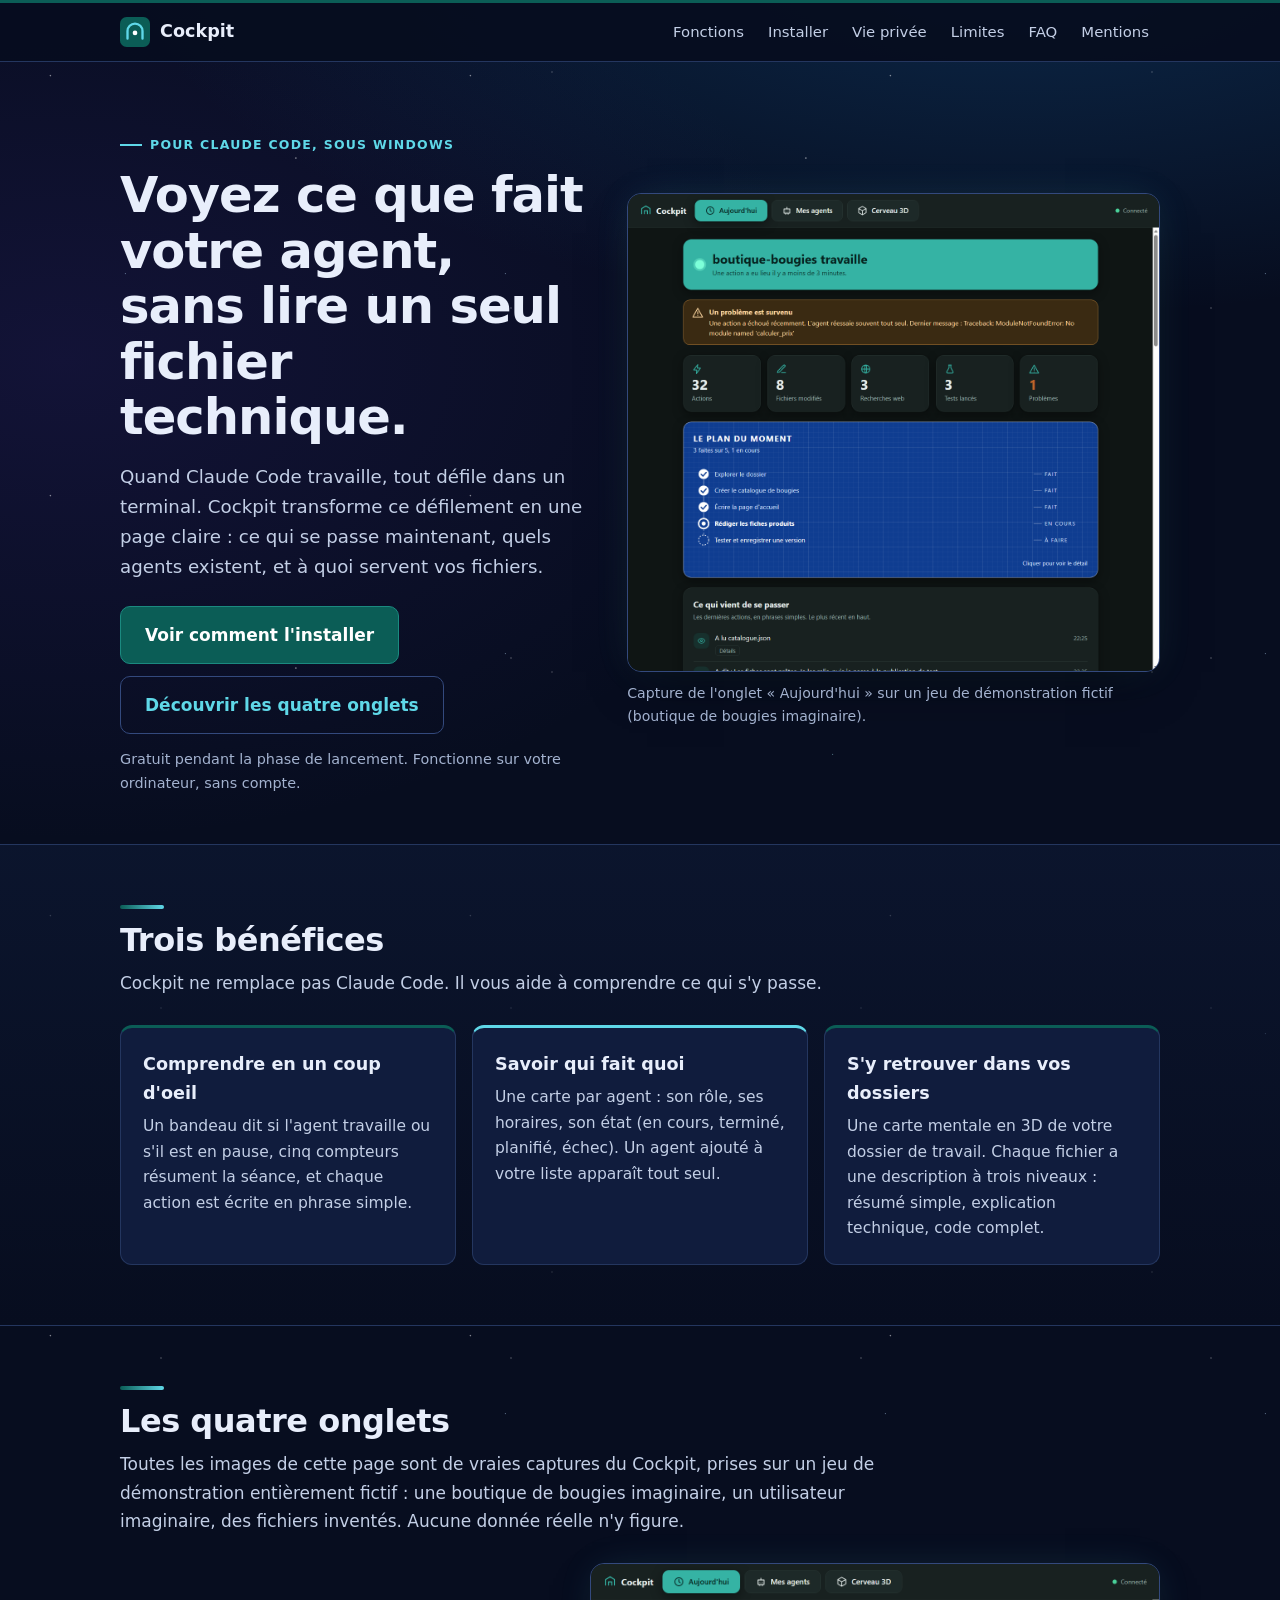
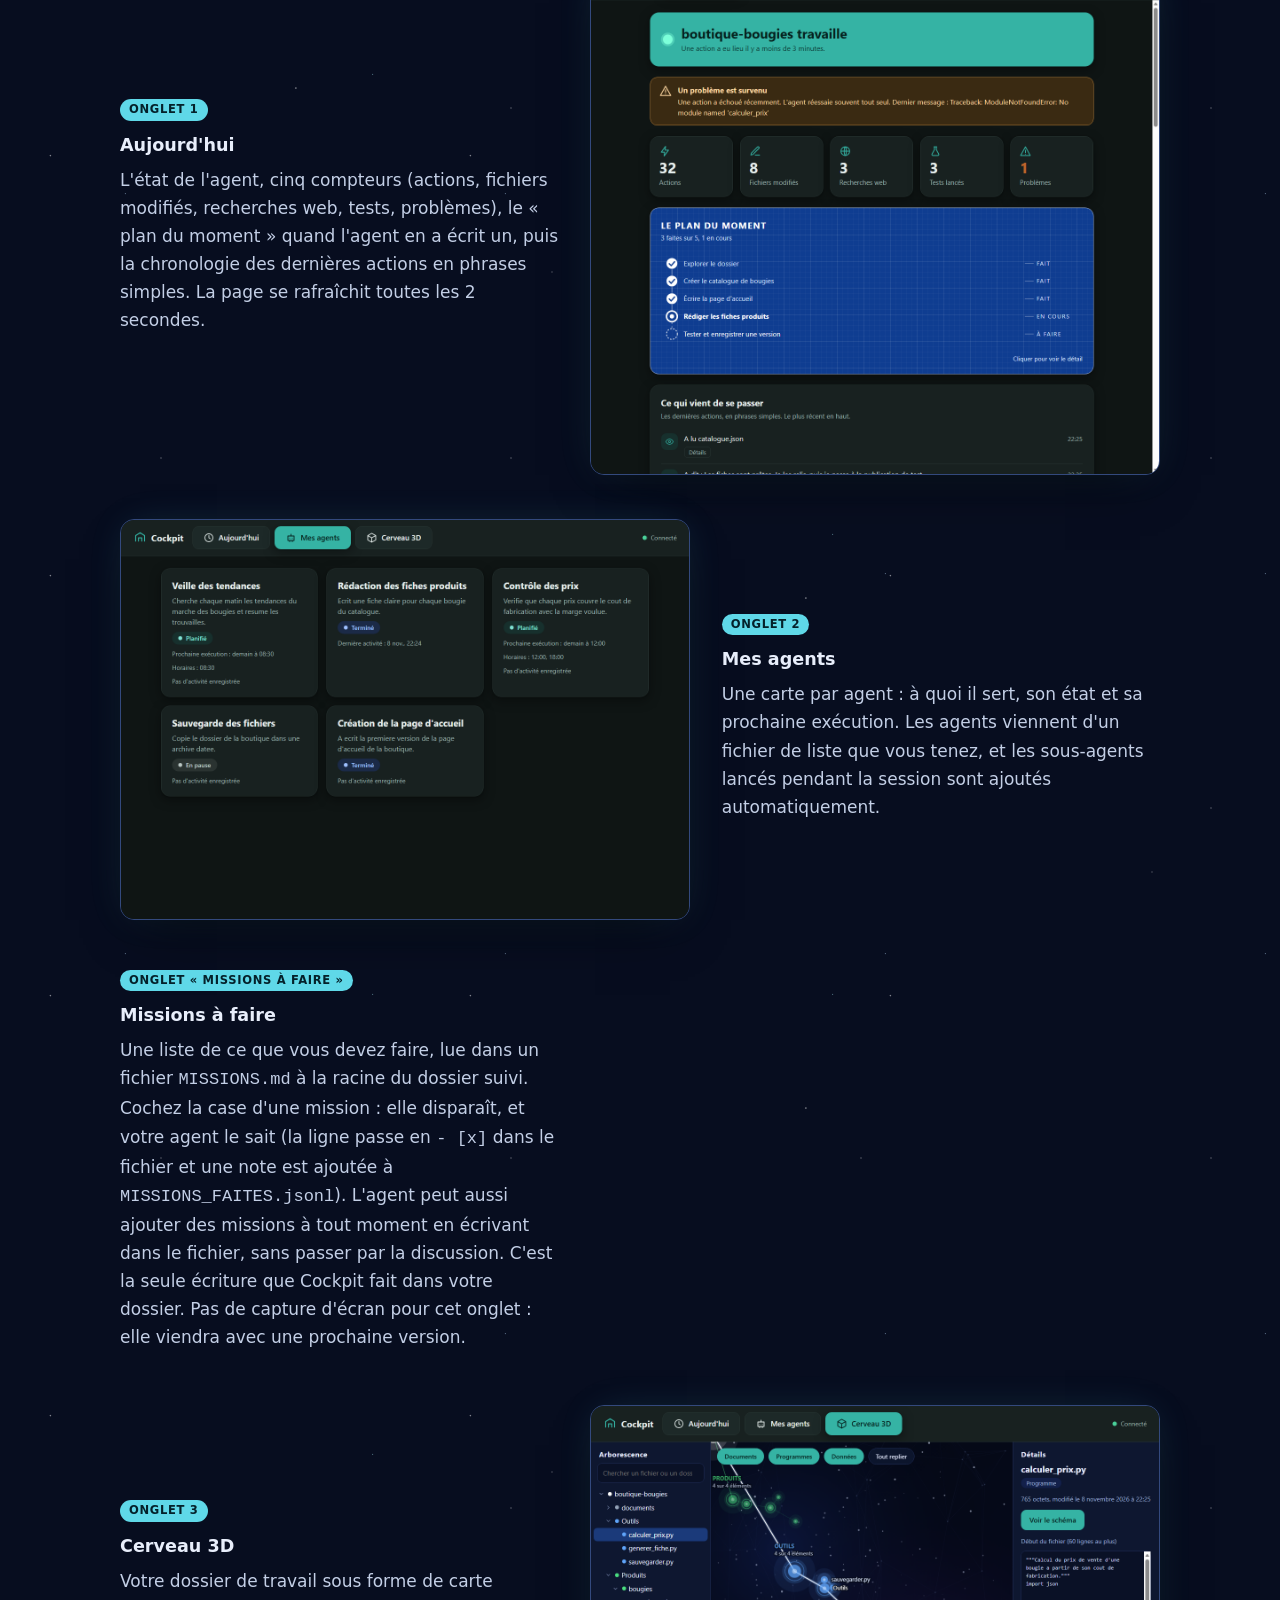
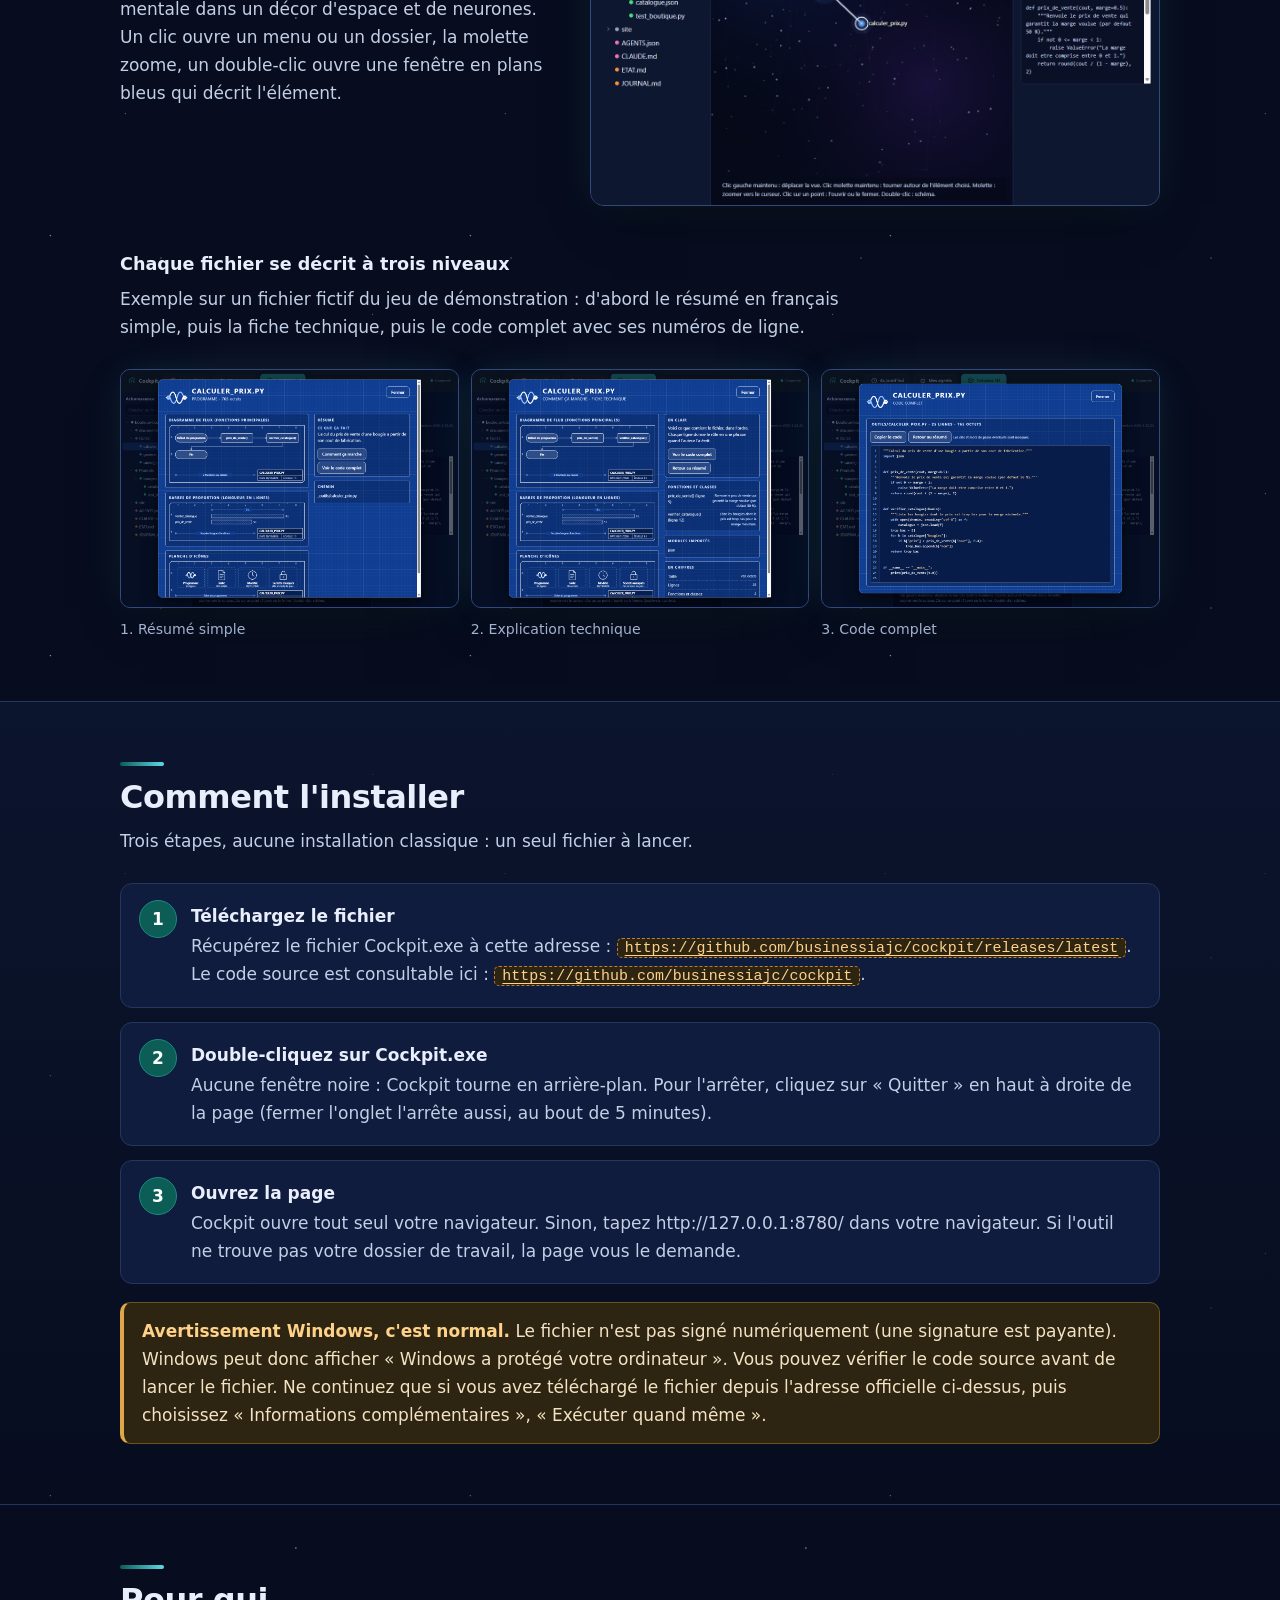
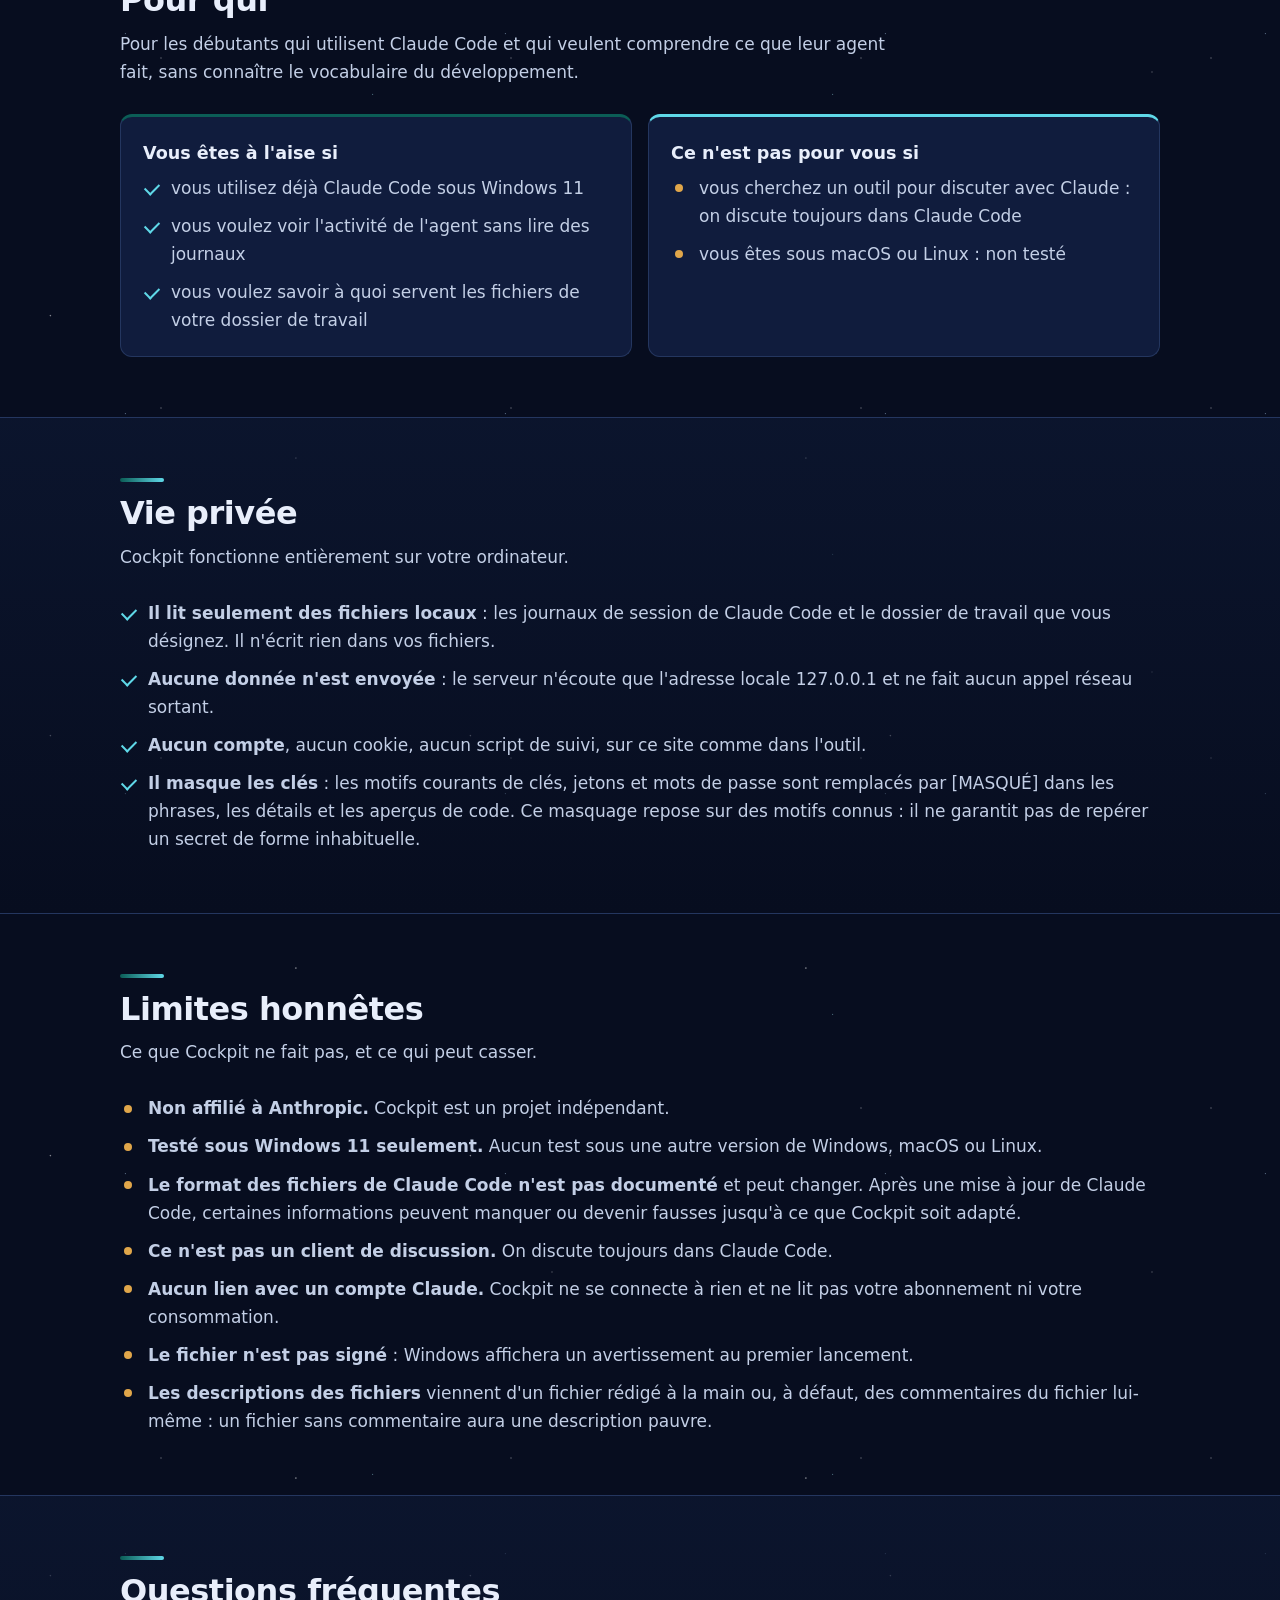
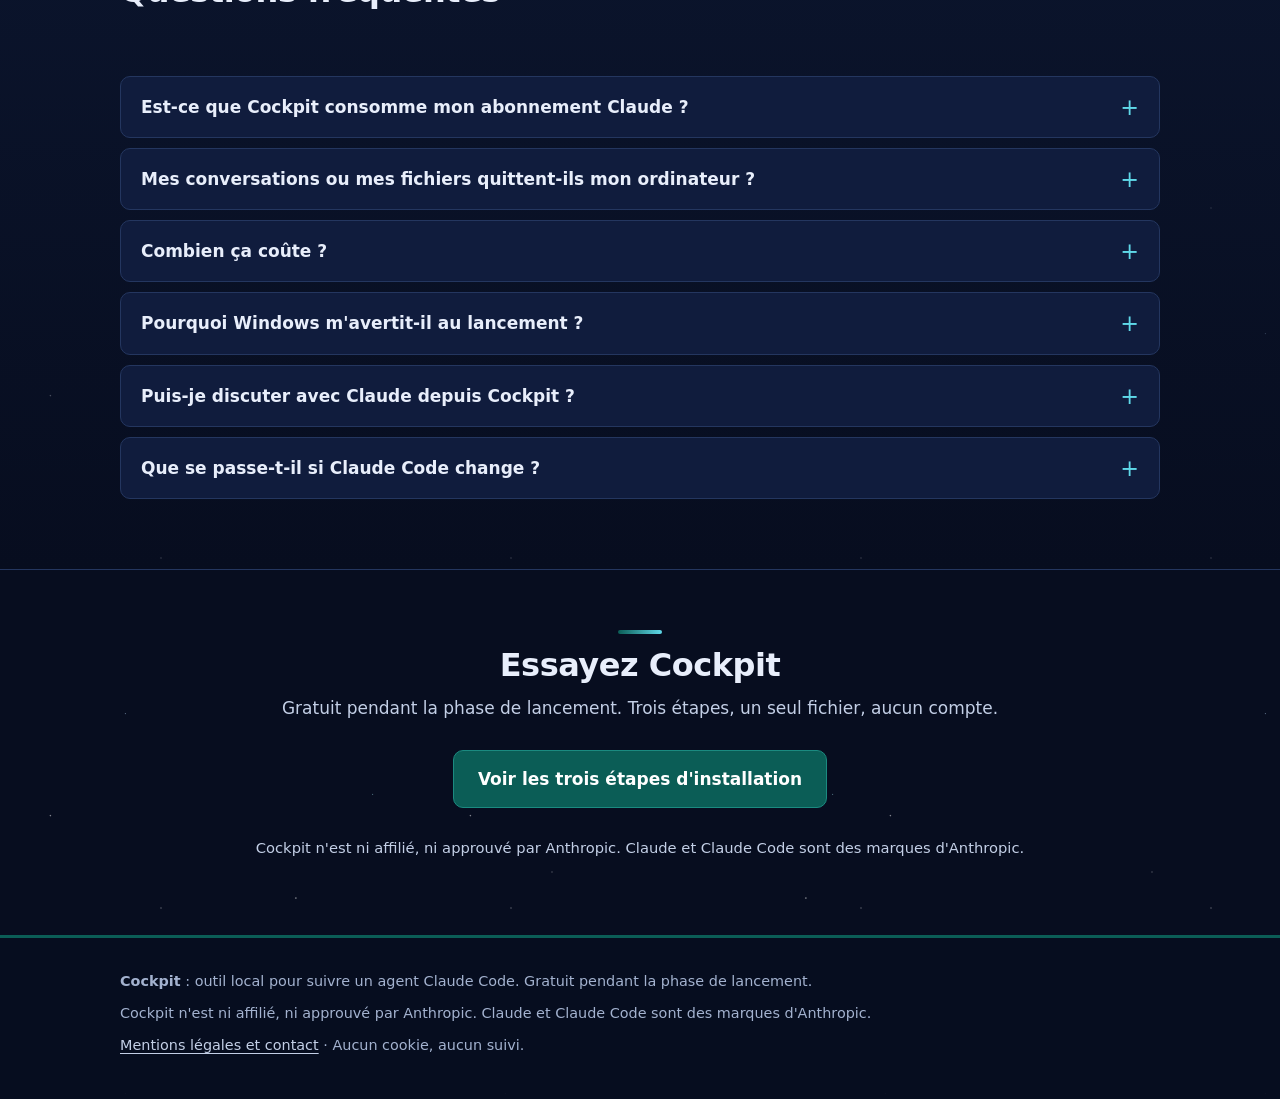
<file: docs/index.html>
<!DOCTYPE html>
<html lang="fr">
<head>
<meta charset="utf-8">
<meta name="viewport" content="width=device-width, initial-scale=1">
<title>Cockpit : suivez en direct le travail de votre agent Claude Code</title>
<meta name="description" content="Cockpit est un outil local et gratuit pendant la phase de lancement : il affiche en phrases simples ce que fait votre agent Claude Code, la liste de vos agents et une carte 3D de vos dossiers. Windows 11, aucune donnée envoyée.">
<link rel="canonical" href="https://businessiajc.github.io/cockpit/">
<link rel="icon" href="data:image/svg+xml,%3Csvg xmlns='http://www.w3.org/2000/svg' viewBox='0 0 64 64'%3E%3Crect width='64' height='64' rx='14' fill='%230b5d56'/%3E%3Cpath d='M16 46V30a16 16 0 0 1 32 0v16' fill='none' stroke='%235fd8e8' stroke-width='5' stroke-linecap='round'/%3E%3Ccircle cx='32' cy='34' r='5' fill='%23fff'/%3E%3C/svg%3E">
<meta name="theme-color" content="#070d1f">
<meta property="og:type" content="website">
<meta property="og:locale" content="fr_FR">
<meta property="og:site_name" content="Cockpit">
<meta property="og:title" content="Cockpit : suivez en direct le travail de votre agent Claude Code">
<meta property="og:description" content="Un tableau de bord local qui explique en français simple ce que fait votre agent Claude Code. Aucun compte, aucune donnée envoyée.">
<meta property="og:url" content="https://businessiajc.github.io/cockpit/">
<meta property="og:image" content="https://businessiajc.github.io/cockpit/img/cockpit-today.png">
<meta property="og:image:alt" content="Image de démonstration (données fictives) de l'onglet Aujourd'hui de Cockpit : état, compteurs et plan du moment">
<meta name="twitter:card" content="summary_large_image">
<link rel="stylesheet" href="css/site.css">
<script type="application/ld+json">{"@context":"https://schema.org","@type":"SoftwareApplication","name":"Cockpit","description":"Outil local qui affiche en phrases simples le travail d'un agent Claude Code, la liste des agents et une carte 3D des dossiers. Lit uniquement des fichiers locaux.","applicationCategory":"DeveloperApplication","operatingSystem":"Windows 11","inLanguage":"fr","url":"https://businessiajc.github.io/cockpit/","screenshot":"https://businessiajc.github.io/cockpit/img/cockpit-today.png"}</script>
</head>
<body>
<a class="skip" href="#contenu">Aller au contenu</a>
<header class="top"><div class="wrap">
<a class="brand" href="index.html"><svg width="30" height="30" viewBox="0 0 64 64" aria-hidden="true"><rect width="64" height="64" rx="14" fill="#0b5d56"/><path d="M16 46V30a16 16 0 0 1 32 0v16" fill="none" stroke="#5fd8e8" stroke-width="5" stroke-linecap="round"/><circle cx="32" cy="34" r="5" fill="#fff"/></svg><span>Cockpit</span></a>
<nav class="nav" aria-label="Navigation principale"><a href="#fonctions">Fonctions</a><a href="#installer">Installer</a><a href="#vie-privee">Vie privée</a><a href="#limites">Limites</a><a href="#faq">FAQ</a><a href="mentions.html">Mentions</a></nav>
</div></header>

<main id="contenu">
<section class="hero"><div class="wrap">
<div>
<span class="kicker">Pour Claude Code, sous Windows</span>
<h1>Voyez ce que fait votre agent, sans lire un seul fichier technique.</h1>
<p class="lead">Quand Claude Code travaille, tout défile dans un terminal. Cockpit transforme ce défilement en une page claire : ce qui se passe maintenant, quels agents existent, et à quoi servent vos fichiers.</p>
<div class="cta"><a class="btn" href="#installer">Voir comment l'installer</a><a class="btn ghost" href="#fonctions">Découvrir les quatre onglets</a></div>
<p class="note">Gratuit pendant la phase de lancement. Fonctionne sur votre ordinateur, sans compte.</p>
</div>
<figure><div class="shot"><img src="img/cockpit-today.png" width="1280" height="1150" alt="Capture de démonstration, données fictives : onglet Aujourd'hui avec le bandeau « boutique-bougies travaille », cinq compteurs et le plan en cinq étapes"></div><figcaption>Capture de l'onglet « Aujourd'hui » sur un jeu de démonstration fictif (boutique de bougies imaginaire).</figcaption></figure>
</div></section>

<section class="s alt" id="benefices"><div class="wrap">
<h2>Trois bénéfices</h2>
<p class="sub">Cockpit ne remplace pas Claude Code. Il vous aide à comprendre ce qui s'y passe.</p>
<div class="grid3">
<div class="card"><h3>Comprendre en un coup d'oeil</h3><p>Un bandeau dit si l'agent travaille ou s'il est en pause, cinq compteurs résument la séance, et chaque action est écrite en phrase simple.</p></div>
<div class="card c2"><h3>Savoir qui fait quoi</h3><p>Une carte par agent : son rôle, ses horaires, son état (en cours, terminé, planifié, échec). Un agent ajouté à votre liste apparaît tout seul.</p></div>
<div class="card"><h3>S'y retrouver dans vos dossiers</h3><p>Une carte mentale en 3D de votre dossier de travail. Chaque fichier a une description à trois niveaux : résumé simple, explication technique, code complet.</p></div>
</div>
</div></section>

<section class="s" id="fonctions"><div class="wrap">
<h2>Les quatre onglets</h2>
<p class="sub">Toutes les images de cette page sont de vraies captures du Cockpit, prises sur un jeu de démonstration entièrement fictif : une boutique de bougies imaginaire, un utilisateur imaginaire, des fichiers inventés. Aucune donnée réelle n'y figure.</p>

<div class="tabs-block">
<div class="txt"><span class="pill">Onglet 1</span><h3>Aujourd'hui</h3><p>L'état de l'agent, cinq compteurs (actions, fichiers modifiés, recherches web, tests, problèmes), le « plan du moment » quand l'agent en a écrit un, puis la chronologie des dernières actions en phrases simples. La page se rafraîchit toutes les 2 secondes.</p></div>
<figure><div class="shot"><img src="img/cockpit-today.png" width="1280" height="1150" loading="lazy" alt="Capture de démonstration, données fictives : onglet Aujourd'hui avec compteurs, plan du moment et alerte"></div></figure>
</div>

<div class="tabs-block rev">
<div class="txt"><span class="pill">Onglet 2</span><h3>Mes agents</h3><p>Une carte par agent : à quoi il sert, son état et sa prochaine exécution. Les agents viennent d'un fichier de liste que vous tenez, et les sous-agents lancés pendant la session sont ajoutés automatiquement.</p></div>
<figure><div class="shot"><img src="img/cockpit-agents.png" width="1280" height="800" loading="lazy" alt="Capture de démonstration, données fictives : onglet Mes agents avec cinq cartes d'agents imaginaires et leurs pastilles Planifié, Terminé, En pause"></div></figure>
</div>

<div class="tabs-block">
<div class="txt"><span class="pill">Onglet « Missions à faire »</span><h3>Missions à faire</h3><p>Une liste de ce que vous devez faire, lue dans un fichier <code>MISSIONS.md</code> à la racine du dossier suivi. Cochez la case d'une mission : elle disparaît, et votre agent le sait (la ligne passe en <code>- [x]</code> dans le fichier et une note est ajoutée à <code>MISSIONS_FAITES.jsonl</code>). L'agent peut aussi ajouter des missions à tout moment en écrivant dans le fichier, sans passer par la discussion. C'est la seule écriture que Cockpit fait dans votre dossier. Pas de capture d'écran pour cet onglet : elle viendra avec une prochaine version.</p></div>
</div>

<div class="tabs-block">
<div class="txt"><span class="pill">Onglet 3</span><h3>Cerveau 3D</h3><p>Votre dossier de travail sous forme de carte mentale dans un décor d'espace et de neurones. Un clic ouvre un menu ou un dossier, la molette zoome, un double-clic ouvre une fenêtre en plans bleus qui décrit l'élément.</p></div>
<figure><div class="shot"><img src="img/cockpit-cerveau-menus.png" width="1280" height="800" loading="lazy" alt="Capture de démonstration, données fictives : onglet Cerveau 3D avec les menus Outils et Produits dépliés et l'arborescence à gauche"></div></figure>
</div>

<h3>Chaque fichier se décrit à trois niveaux</h3>
<p class="sub">Exemple sur un fichier fictif du jeu de démonstration : d'abord le résumé en français simple, puis la fiche technique, puis le code complet avec ses numéros de ligne.</p>
<div class="three">
<figure><div class="shot"><img src="img/cockpit-fenetre-resume.png" width="1280" height="800" loading="lazy" alt="Capture de démonstration, données fictives : fenêtre en plan bleu avec le résumé simple d'un fichier"></div><figcaption>1. Résumé simple</figcaption></figure>
<figure><div class="shot"><img src="img/cockpit-fenetre-technique.png" width="1280" height="800" loading="lazy" alt="Capture de démonstration, données fictives : fenêtre en plan bleu avec la fiche technique, fonctions et rôles"></div><figcaption>2. Explication technique</figcaption></figure>
<figure><div class="shot"><img src="img/cockpit-fenetre-code.png" width="1280" height="800" loading="lazy" alt="Capture de démonstration, données fictives : fenêtre en plan bleu avec le code complet et ses numéros de ligne"></div><figcaption>3. Code complet</figcaption></figure>
</div>
</div></section>

<section class="s alt" id="installer"><div class="wrap">
<h2>Comment l'installer</h2>
<p class="sub">Trois étapes, aucune installation classique : un seul fichier à lancer.</p>
<ol class="steps">
<li><b>Téléchargez le fichier</b><span>Récupérez le fichier Cockpit.exe à cette adresse : <a class="ph" href="https://github.com/businessiajc/cockpit/releases/latest">https://github.com/businessiajc/cockpit/releases/latest</a>. Le code source est consultable ici : <a class="ph" href="https://github.com/businessiajc/cockpit">https://github.com/businessiajc/cockpit</a>.</span></li>
<li><b>Double-cliquez sur Cockpit.exe</b><span>Aucune fenêtre noire : Cockpit tourne en arrière-plan. Pour l'arrêter, cliquez sur « Quitter » en haut à droite de la page (fermer l'onglet l'arrête aussi, au bout de 5 minutes).</span></li>
<li><b>Ouvrez la page</b><span>Cockpit ouvre tout seul votre navigateur. Sinon, tapez http://127.0.0.1:8780/ dans votre navigateur. Si l'outil ne trouve pas votre dossier de travail, la page vous le demande.</span></li>
</ol>
<div class="warnbox"><b>Avertissement Windows, c'est normal.</b> Le fichier n'est pas signé numériquement (une signature est payante). Windows peut donc afficher « Windows a protégé votre ordinateur ». Vous pouvez vérifier le code source avant de lancer le fichier. Ne continuez que si vous avez téléchargé le fichier depuis l'adresse officielle ci-dessus, puis choisissez « Informations complémentaires », « Exécuter quand même ».</div>
</div></section>

<section class="s" id="pour-qui"><div class="wrap">
<h2>Pour qui</h2>
<p class="sub">Pour les débutants qui utilisent Claude Code et qui veulent comprendre ce que leur agent fait, sans connaître le vocabulaire du développement.</p>
<div class="grid2">
<div class="card"><h3>Vous êtes à l'aise si</h3><ul class="ticks"><li>vous utilisez déjà Claude Code sous Windows 11</li><li>vous voulez voir l'activité de l'agent sans lire des journaux</li><li>vous voulez savoir à quoi servent les fichiers de votre dossier de travail</li></ul></div>
<div class="card c2"><h3>Ce n'est pas pour vous si</h3><ul class="ticks lim"><li>vous cherchez un outil pour discuter avec Claude : on discute toujours dans Claude Code</li><li>vous êtes sous macOS ou Linux : non testé</li></ul></div>
</div>
</div></section>

<section class="s alt" id="vie-privee"><div class="wrap">
<h2>Vie privée</h2>
<p class="sub">Cockpit fonctionne entièrement sur votre ordinateur.</p>
<ul class="ticks">
<li><b>Il lit seulement des fichiers locaux</b> : les journaux de session de Claude Code et le dossier de travail que vous désignez. Il n'écrit rien dans vos fichiers.</li>
<li><b>Aucune donnée n'est envoyée</b> : le serveur n'écoute que l'adresse locale 127.0.0.1 et ne fait aucun appel réseau sortant.</li>
<li><b>Aucun compte</b>, aucun cookie, aucun script de suivi, sur ce site comme dans l'outil.</li>
<li><b>Il masque les clés</b> : les motifs courants de clés, jetons et mots de passe sont remplacés par [MASQUÉ] dans les phrases, les détails et les aperçus de code. Ce masquage repose sur des motifs connus : il ne garantit pas de repérer un secret de forme inhabituelle.</li>
</ul>
</div></section>

<section class="s" id="limites"><div class="wrap">
<h2>Limites honnêtes</h2>
<p class="sub">Ce que Cockpit ne fait pas, et ce qui peut casser.</p>
<ul class="ticks lim">
<li><b>Non affilié à Anthropic.</b> Cockpit est un projet indépendant.</li>
<li><b>Testé sous Windows 11 seulement.</b> Aucun test sous une autre version de Windows, macOS ou Linux.</li>
<li><b>Le format des fichiers de Claude Code n'est pas documenté</b> et peut changer. Après une mise à jour de Claude Code, certaines informations peuvent manquer ou devenir fausses jusqu'à ce que Cockpit soit adapté.</li>
<li><b>Ce n'est pas un client de discussion.</b> On discute toujours dans Claude Code.</li>
<li><b>Aucun lien avec un compte Claude.</b> Cockpit ne se connecte à rien et ne lit pas votre abonnement ni votre consommation.</li>
<li><b>Le fichier n'est pas signé</b> : Windows affichera un avertissement au premier lancement.</li>
<li><b>Les descriptions des fichiers</b> viennent d'un fichier rédigé à la main ou, à défaut, des commentaires du fichier lui-même : un fichier sans commentaire aura une description pauvre.</li>
</ul>
</div></section>

<section class="s alt" id="faq"><div class="wrap">
<h2>Questions fréquentes</h2>
<p class="sub">&nbsp;</p>
<details><summary>Est-ce que Cockpit consomme mon abonnement Claude ?</summary><p>Non. Il lit seulement des fichiers déjà présents sur votre ordinateur. Il ne contacte pas Claude et ne consomme aucun jeton.</p></details>
<details><summary>Mes conversations ou mes fichiers quittent-ils mon ordinateur ?</summary><p>Non. Le serveur n'écoute que l'adresse locale 127.0.0.1 et ne fait aucun appel réseau sortant. Vous pouvez le vérifier en lisant le code source.</p></details>
<details><summary>Combien ça coûte ?</summary><p>Gratuit pendant la phase de lancement.</p></details>
<details><summary>Pourquoi Windows m'avertit-il au lancement ?</summary><p>Le fichier n'est pas signé numériquement, ce qui est le cas de beaucoup de petits outils gratuits. L'avertissement est donc attendu. Téléchargez le fichier uniquement depuis l'adresse officielle et, si vous préférez, lisez d'abord le code source.</p></details>
<details><summary>Puis-je discuter avec Claude depuis Cockpit ?</summary><p>Non. Cockpit n'envoie aucun message. On discute toujours dans Claude Code ; Cockpit sert uniquement à regarder.</p></details>
<details><summary>Que se passe-t-il si Claude Code change ?</summary><p>Le format des fichiers de Claude Code n'est pas documenté officiellement. Cockpit ignore ce qu'il ne reconnaît pas, mais une mise à jour de Claude Code peut rendre certaines informations incomplètes. Dans ce cas, Cockpit devra être adapté.</p></details>
</div></section>

<section class="s final" id="essayer"><div class="wrap">
<h2>Essayez Cockpit</h2>
<p class="sub" style="margin-left:auto;margin-right:auto">Gratuit pendant la phase de lancement. Trois étapes, un seul fichier, aucun compte.</p>
<div class="cta"><a class="btn" href="#installer">Voir les trois étapes d'installation</a></div>
<p class="legal-mark" style="margin-top:28px">Cockpit n'est ni affilié, ni approuvé par Anthropic. Claude et Claude Code sont des marques d'Anthropic.</p>
</div></section>
</main>

<footer class="foot"><div class="wrap">
<p><b>Cockpit</b> : outil local pour suivre un agent Claude Code. Gratuit pendant la phase de lancement.</p>
<p>Cockpit n'est ni affilié, ni approuvé par Anthropic. Claude et Claude Code sont des marques d'Anthropic.</p>
<p><a href="mentions.html">Mentions légales et contact</a> · Aucun cookie, aucun suivi.</p>
</div></footer>
</body>
</html>
</file>
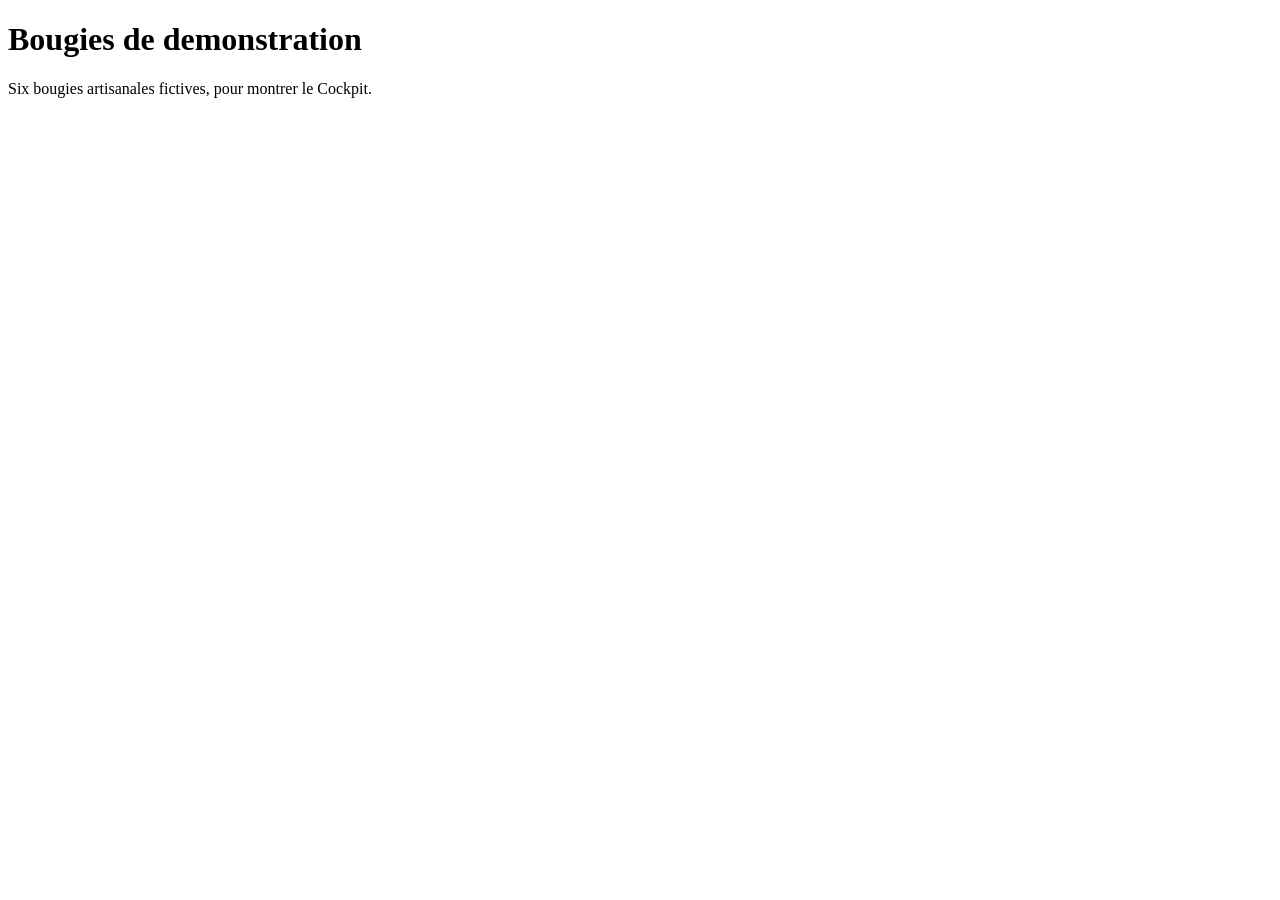
<file: demo/boutique-bougies/site/index.html>
<!DOCTYPE html>
<html lang="fr">
<head><meta charset="utf-8"><title>Bougies de demonstration</title></head>
<body>
<h1>Bougies de demonstration</h1>
<p>Six bougies artisanales fictives, pour montrer le Cockpit.</p>
</body>
</html>
</file>
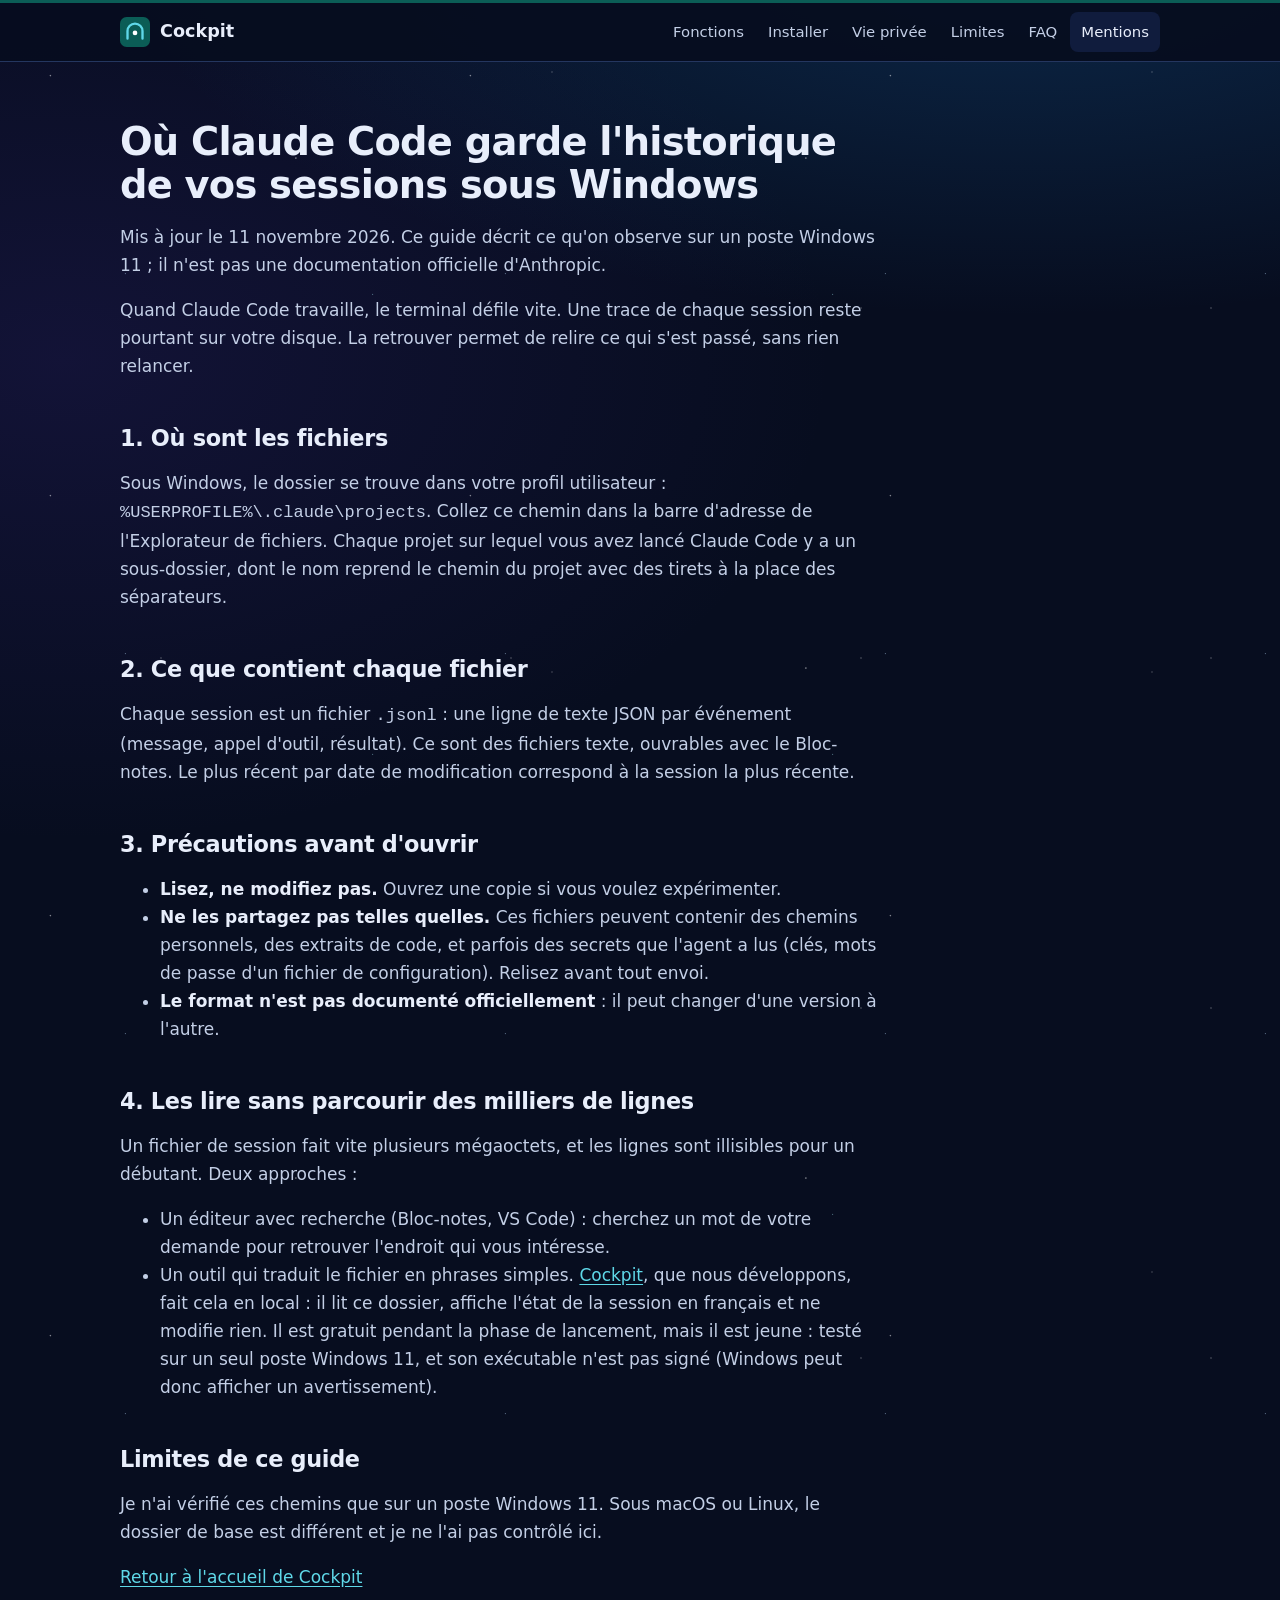
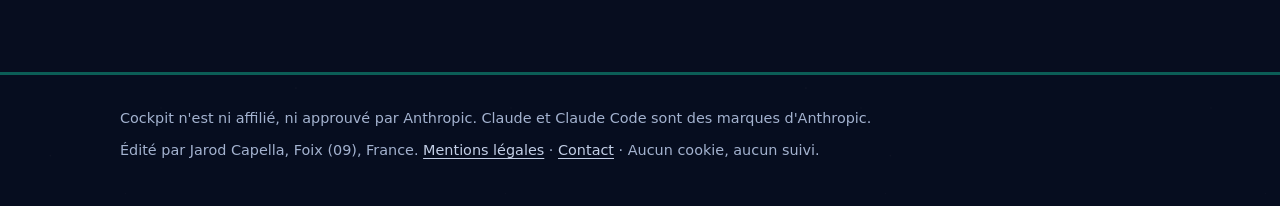
<file: docs/claude-code-historique-sessions.html>
<!DOCTYPE html>
<html lang="fr">
<head>
<meta charset="utf-8">
<meta name="viewport" content="width=device-width, initial-scale=1">
<title>Où Claude Code garde l'historique de vos sessions sous Windows - Cockpit</title>
<meta name="description" content="Où se trouvent les fichiers de session de Claude Code sous Windows, comment les ouvrir sans casser quoi que ce soit, et ce qu'on peut en lire. Guide pratique, limites comprises.">
<link rel="canonical" href="https://businessiajc.github.io/cockpit/claude-code-historique-sessions.html">
<link rel="icon" href="data:image/svg+xml,%3Csvg xmlns='http://www.w3.org/2000/svg' viewBox='0 0 64 64'%3E%3Crect width='64' height='64' rx='14' fill='%230b5d56'/%3E%3Cpath d='M16 46V30a16 16 0 0 1 32 0v16' fill='none' stroke='%235fd8e8' stroke-width='5' stroke-linecap='round'/%3E%3Ccircle cx='32' cy='34' r='5' fill='%23fff'/%3E%3C/svg%3E">
<meta name="theme-color" content="#070d1f">
<meta property="og:type" content="article">
<meta property="og:locale" content="fr_FR">
<meta property="og:site_name" content="Cockpit">
<meta property="og:title" content="Où Claude Code garde l'historique de vos sessions sous Windows - Cockpit">
<meta property="og:description" content="Guide pratique : où sont les fichiers de session de Claude Code et comment les lire.">
<meta property="og:url" content="https://businessiajc.github.io/cockpit/claude-code-historique-sessions.html">
<meta name="twitter:card" content="summary">
<link rel="stylesheet" href="css/site.css">
</head>
<body>
<a class="skip" href="#contenu">Aller au contenu</a>
<header class="top"><div class="wrap">
<a class="brand" href="index.html"><svg width="30" height="30" viewBox="0 0 64 64" aria-hidden="true"><rect width="64" height="64" rx="14" fill="#0b5d56"/><path d="M16 46V30a16 16 0 0 1 32 0v16" fill="none" stroke="#5fd8e8" stroke-width="5" stroke-linecap="round"/><circle cx="32" cy="34" r="5" fill="#fff"/></svg><span>Cockpit</span></a>
<nav class="nav" aria-label="Navigation principale"><a href="index.html#fonctions">Fonctions</a><a href="index.html#installer">Installer</a><a href="index.html#vie-privee">Vie privée</a><a href="index.html#limites">Limites</a><a href="index.html#faq">FAQ</a><a href="mentions.html" aria-current="page">Mentions</a></nav>
</div></header>
<main id="contenu"><div class="wrap"><article class="prose">
<h1>Où Claude Code garde l'historique de vos sessions sous Windows</h1>
<p>Mis à jour le 11 novembre 2026. Ce guide décrit ce qu'on observe sur un poste Windows 11 ; il n'est pas une documentation officielle d'Anthropic.</p>
<p>Quand Claude Code travaille, le terminal défile vite. Une trace de chaque session reste pourtant sur votre disque. La retrouver permet de relire ce qui s'est passé, sans rien relancer.</p>
<h2>1. Où sont les fichiers</h2>
<p>Sous Windows, le dossier se trouve dans votre profil utilisateur : <code>%USERPROFILE%\.claude\projects</code>. Collez ce chemin dans la barre d'adresse de l'Explorateur de fichiers. Chaque projet sur lequel vous avez lancé Claude Code y a un sous-dossier, dont le nom reprend le chemin du projet avec des tirets à la place des séparateurs.</p>
<h2>2. Ce que contient chaque fichier</h2>
<p>Chaque session est un fichier <code>.jsonl</code> : une ligne de texte JSON par événement (message, appel d'outil, résultat). Ce sont des fichiers texte, ouvrables avec le Bloc-notes. Le plus récent par date de modification correspond à la session la plus récente.</p>
<h2>3. Précautions avant d'ouvrir</h2>
<ul>
<li><strong>Lisez, ne modifiez pas.</strong> Ouvrez une copie si vous voulez expérimenter.</li>
<li><strong>Ne les partagez pas telles quelles.</strong> Ces fichiers peuvent contenir des chemins personnels, des extraits de code, et parfois des secrets que l'agent a lus (clés, mots de passe d'un fichier de configuration). Relisez avant tout envoi.</li>
<li><strong>Le format n'est pas documenté officiellement</strong> : il peut changer d'une version à l'autre.</li>
</ul>
<h2>4. Les lire sans parcourir des milliers de lignes</h2>
<p>Un fichier de session fait vite plusieurs mégaoctets, et les lignes sont illisibles pour un débutant. Deux approches :</p>
<ul>
<li>Un éditeur avec recherche (Bloc-notes, VS Code) : cherchez un mot de votre demande pour retrouver l'endroit qui vous intéresse.</li>
<li>Un outil qui traduit le fichier en phrases simples. <a href="index.html">Cockpit</a>, que nous développons, fait cela en local : il lit ce dossier, affiche l'état de la session en français et ne modifie rien. Il est gratuit pendant la phase de lancement, mais il est jeune : testé sur un seul poste Windows 11, et son exécutable n'est pas signé (Windows peut donc afficher un avertissement).</li>
</ul>
<h2>Limites de ce guide</h2>
<p>Je n'ai vérifié ces chemins que sur un poste Windows 11. Sous macOS ou Linux, le dossier de base est différent et je ne l'ai pas contrôlé ici.</p>
<p><a href="index.html">Retour à l'accueil de Cockpit</a></p>
</article></div></main>
<footer class="foot"><div class="wrap">
<p>Cockpit n'est ni affilié, ni approuvé par Anthropic. Claude et Claude Code sont des marques d'Anthropic.</p>
<p>Édité par Jarod Capella, Foix (09), France. <a href="mentions.html">Mentions légales</a> · <a href="mailto:businessia.jc@gmail.com">Contact</a> · Aucun cookie, aucun suivi.</p>
</div></footer>
</body>
</html>
</file>
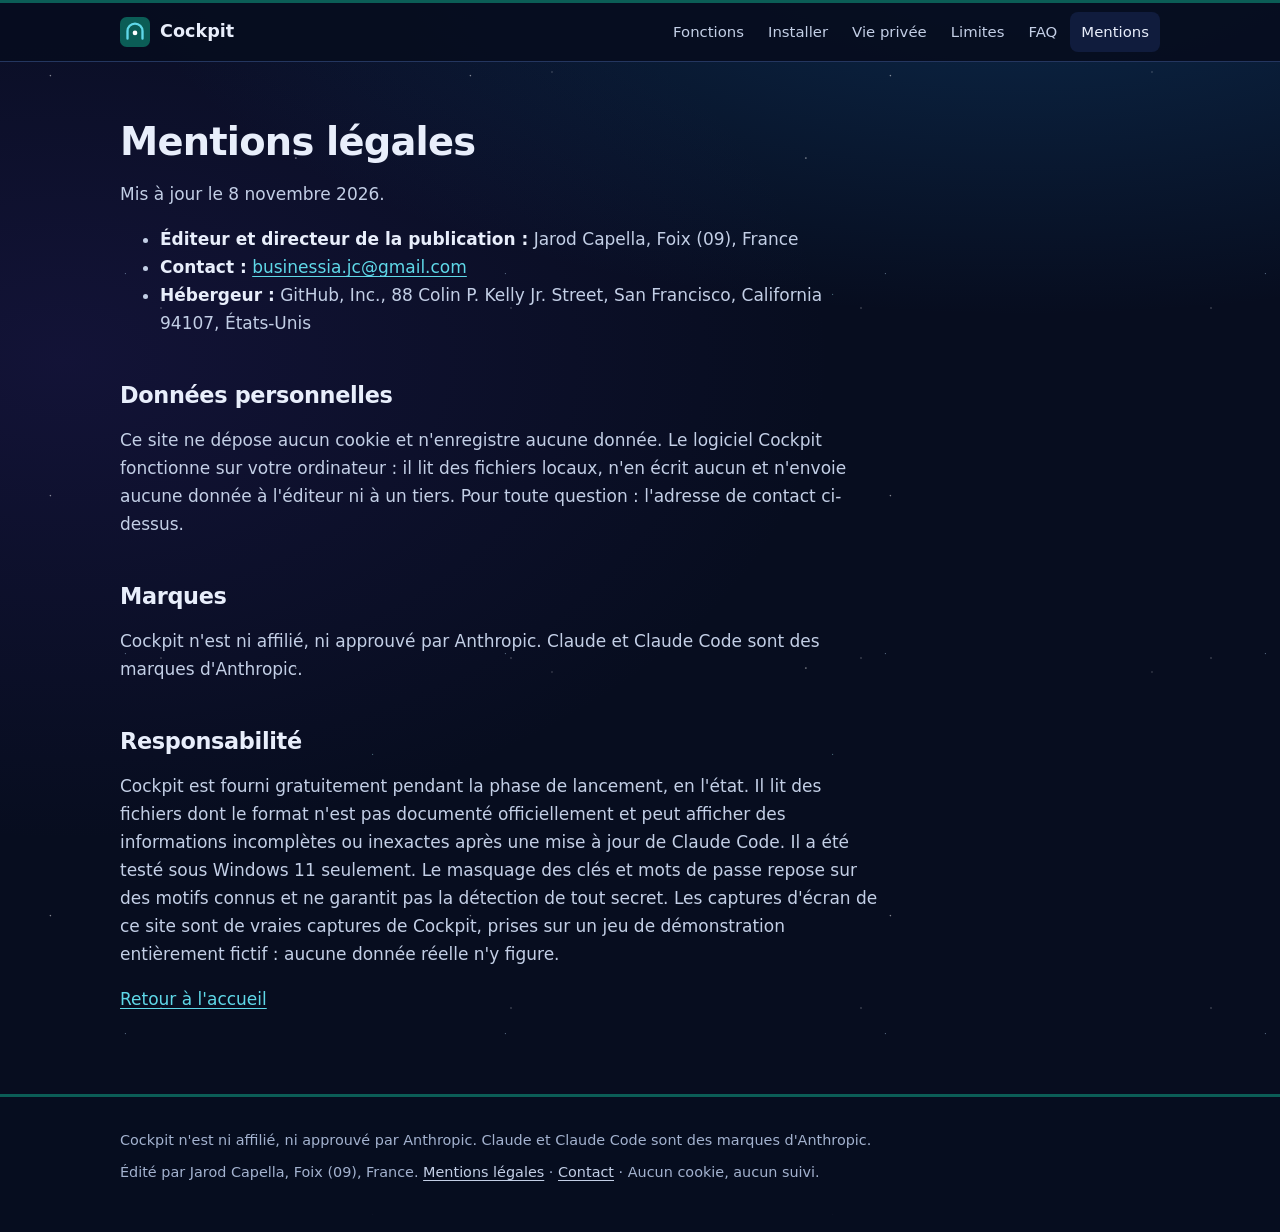
<file: docs/mentions.html>
<!DOCTYPE html>
<html lang="fr">
<head>
<meta charset="utf-8">
<meta name="viewport" content="width=device-width, initial-scale=1">
<title>Mentions légales - Cockpit</title>
<meta name="description" content="Mentions légales de Cockpit : éditeur, hébergeur, données personnelles (aucun cookie, aucune donnée envoyée par l'outil), responsabilité et marques.">
<link rel="canonical" href="https://businessiajc.github.io/cockpit/mentions.html">
<link rel="icon" href="data:image/svg+xml,%3Csvg xmlns='http://www.w3.org/2000/svg' viewBox='0 0 64 64'%3E%3Crect width='64' height='64' rx='14' fill='%230b5d56'/%3E%3Cpath d='M16 46V30a16 16 0 0 1 32 0v16' fill='none' stroke='%235fd8e8' stroke-width='5' stroke-linecap='round'/%3E%3Ccircle cx='32' cy='34' r='5' fill='%23fff'/%3E%3C/svg%3E">
<meta name="theme-color" content="#070d1f">
<meta property="og:type" content="article">
<meta property="og:locale" content="fr_FR">
<meta property="og:site_name" content="Cockpit">
<meta property="og:title" content="Mentions légales - Cockpit">
<meta property="og:description" content="Éditeur, hébergeur, données personnelles, responsabilité et marques.">
<meta property="og:url" content="https://businessiajc.github.io/cockpit/mentions.html">
<meta name="twitter:card" content="summary">
<link rel="stylesheet" href="css/site.css">
</head>
<body>
<a class="skip" href="#contenu">Aller au contenu</a>
<header class="top"><div class="wrap">
<a class="brand" href="index.html"><svg width="30" height="30" viewBox="0 0 64 64" aria-hidden="true"><rect width="64" height="64" rx="14" fill="#0b5d56"/><path d="M16 46V30a16 16 0 0 1 32 0v16" fill="none" stroke="#5fd8e8" stroke-width="5" stroke-linecap="round"/><circle cx="32" cy="34" r="5" fill="#fff"/></svg><span>Cockpit</span></a>
<nav class="nav" aria-label="Navigation principale"><a href="index.html#fonctions">Fonctions</a><a href="index.html#installer">Installer</a><a href="index.html#vie-privee">Vie privée</a><a href="index.html#limites">Limites</a><a href="index.html#faq">FAQ</a><a href="mentions.html" aria-current="page">Mentions</a></nav>
</div></header>
<main id="contenu"><div class="wrap"><article class="prose">
<h1>Mentions légales</h1>
<p>Mis à jour le 8 novembre 2026.</p>
<ul>
<li><strong>Éditeur et directeur de la publication :</strong> Jarod Capella, Foix (09), France</li>
<li><strong>Contact :</strong> <a href="mailto:businessia.jc@gmail.com">businessia.jc@gmail.com</a></li>
<li><strong>Hébergeur :</strong> GitHub, Inc., 88 Colin P. Kelly Jr. Street, San Francisco, California 94107, États-Unis</li>
</ul>
<h2 id="donnees-personnelles">Données personnelles</h2>
<p>Ce site ne dépose aucun cookie et n'enregistre aucune donnée. Le logiciel Cockpit fonctionne sur votre ordinateur : il lit des fichiers locaux, n'en écrit aucun et n'envoie aucune donnée à l'éditeur ni à un tiers. Pour toute question : l'adresse de contact ci-dessus.</p>
<h2 id="marques">Marques</h2>
<p>Cockpit n'est ni affilié, ni approuvé par Anthropic. Claude et Claude Code sont des marques d'Anthropic.</p>
<h2 id="responsabilite">Responsabilité</h2>
<p>Cockpit est fourni gratuitement pendant la phase de lancement, en l'état. Il lit des fichiers dont le format n'est pas documenté officiellement et peut afficher des informations incomplètes ou inexactes après une mise à jour de Claude Code. Il a été testé sous Windows 11 seulement. Le masquage des clés et mots de passe repose sur des motifs connus et ne garantit pas la détection de tout secret. Les captures d'écran de ce site sont de vraies captures de Cockpit, prises sur un jeu de démonstration entièrement fictif : aucune donnée réelle n'y figure.</p>
<p><a href="index.html">Retour à l'accueil</a></p>
</article></div></main>
<footer class="foot"><div class="wrap">
<p>Cockpit n'est ni affilié, ni approuvé par Anthropic. Claude et Claude Code sont des marques d'Anthropic.</p>
<p>Édité par Jarod Capella, Foix (09), France. <a href="mentions.html">Mentions légales</a> · <a href="mailto:businessia.jc@gmail.com">Contact</a> · Aucun cookie, aucun suivi.</p>
</div></footer>
</body>
</html>
</file>
<file: docs/css/site.css>
/* Cockpit - page de presentation. Aucune police ni bibliotheque externe. */
:root{
  --bg:#070d1f;--card:#101c3d;--ink:#e8eefb;--ink2:#c3cfe6;--mut:#a3b2cf;--line:#24365f;--line2:#33497d;
  --ac:#0b5d56;--ac-ink:#ffffff;--cy:#5fd8e8;--cy2:#9be9f3;--warn:#ffd28a;--warn-bg:#2d2412;
  --sans:"Segoe UI",system-ui,-apple-system,Roboto,"Helvetica Neue",Arial,sans-serif;
  --mono:ui-monospace,"Cascadia Code",Consolas,"Liberation Mono",monospace;
  color-scheme:dark;
}
*{box-sizing:border-box}
html{scroll-behavior:smooth;-webkit-text-size-adjust:100%}
body{margin:0;color:var(--ink);font:17px/1.65 var(--sans);-webkit-font-smoothing:antialiased;min-height:100vh;
  background-color:var(--bg);
  /* etoiles discretes : points radiaux, motif repete, sans image ni script */
  background-image:
    radial-gradient(1.2px 1.2px at 12% 18%,rgba(255,255,255,.55),transparent),
    radial-gradient(1px 1px at 33% 72%,rgba(190,225,255,.45),transparent),
    radial-gradient(1.4px 1.4px at 58% 31%,rgba(255,255,255,.5),transparent),
    radial-gradient(1px 1px at 81% 64%,rgba(160,230,240,.45),transparent),
    radial-gradient(1px 1px at 92% 12%,rgba(255,255,255,.4),transparent),
    radial-gradient(1.2px 1.2px at 46% 88%,rgba(255,255,255,.35),transparent),
    radial-gradient(ellipse 70% 40% at 80% -5%,rgba(20,90,150,.35),transparent),
    radial-gradient(ellipse 60% 40% at 5% 30%,rgba(60,40,140,.22),transparent);
  background-size:420px 420px,380px 380px,510px 510px,460px 460px,600px 600px,350px 350px,100% 900px,100% 1200px;
  background-repeat:repeat,repeat,repeat,repeat,repeat,repeat,no-repeat,no-repeat}
a{color:var(--cy);text-underline-offset:3px;overflow-wrap:anywhere}
a:hover{color:var(--cy2)}
:focus-visible{outline:3px solid var(--cy);outline-offset:3px;border-radius:4px}
img{max-width:100%;height:auto;display:block}
.wrap{max-width:1080px;margin:0 auto;padding:0 20px}
.skip{position:absolute;left:-999px;top:8px;background:var(--cy);color:#04212a;padding:8px 12px;border-radius:6px;z-index:20}
.skip:focus{left:8px}

.top{position:sticky;top:0;z-index:10;background:rgba(7,13,31,.94);border-bottom:1px solid var(--line);border-top:3px solid var(--ac)}
.top .wrap{display:flex;align-items:center;gap:18px;min-height:58px;padding-top:6px;padding-bottom:6px}
.brand{display:flex;align-items:center;gap:10px;font-weight:700;color:var(--ink);text-decoration:none;font-size:1.1rem}
.nav{margin-left:auto;display:flex;gap:2px}
.nav a{white-space:nowrap;color:var(--ink2);text-decoration:none;padding:8px 11px;border-radius:8px;font-size:.93rem;font-weight:500}
.nav a:hover,.nav a[aria-current=page]{background:var(--card);color:var(--ink)}
@media(max-width:760px){.top .wrap{flex-wrap:wrap;gap:2px 16px}.nav{margin-left:0;width:100%;overflow-x:auto;scrollbar-width:none;padding-bottom:4px}.nav::-webkit-scrollbar{display:none}.nav a{flex:none}}

.hero{padding:64px 0 48px}
.hero .wrap{display:grid;grid-template-columns:minmax(0,1fr) minmax(0,1.15fr);gap:44px;align-items:center}
@media(max-width:900px){.hero .wrap{grid-template-columns:minmax(0,1fr);gap:32px}.hero{padding:40px 0 32px}}
.kicker{font:700 .78rem/1 var(--sans);letter-spacing:.1em;text-transform:uppercase;color:var(--cy);display:inline-flex;align-items:center;gap:8px}
.kicker::before{content:"";width:22px;height:2px;background:var(--cy)}
h1{font-size:clamp(2rem,5vw,3.1rem);line-height:1.12;letter-spacing:-.02em;margin:14px 0 16px}
.lead{font-size:1.14rem;color:var(--ink2);margin:0 0 24px;max-width:36em}
.cta{display:flex;flex-wrap:wrap;gap:12px;align-items:center}
.btn{display:inline-block;background:var(--ac);color:var(--ac-ink);font-weight:700;text-decoration:none;padding:14px 24px;border-radius:10px;border:1px solid #1b8a80}
.btn:hover{background:#0d6f66;color:#fff}
.btn.ghost{background:transparent;color:var(--cy);border-color:var(--line2)}
.btn.ghost:hover{background:var(--card);color:var(--cy2)}
.note{color:var(--mut);font-size:.9rem;margin:14px 0 0}
.shot{border:1px solid var(--line2);border-radius:14px;overflow:hidden;background:var(--card);box-shadow:0 20px 50px -20px rgba(0,0,0,.7),0 0 40px -10px rgba(95,216,232,.18)}
.shot img{width:100%}
figure{margin:0}
figcaption{color:var(--mut);font-size:.88rem;margin-top:10px}

section.s{padding:60px 0;border-top:1px solid var(--line)}
section.s.alt{background:linear-gradient(180deg,rgba(13,24,51,.7),rgba(7,13,31,.4))}
h2{font-size:clamp(1.5rem,3.2vw,2rem);line-height:1.2;letter-spacing:-.015em;margin:0 0 10px}
h2::before{content:"";display:block;width:44px;height:4px;border-radius:2px;background:linear-gradient(90deg,var(--ac),var(--cy));margin-bottom:12px}
h3{font-size:1.1rem;margin:0 0 6px}
.sub{color:var(--ink2);max-width:46em;margin:0 0 28px}
.grid3{display:grid;grid-template-columns:repeat(3,minmax(0,1fr));gap:16px}
.grid2{display:grid;grid-template-columns:repeat(2,minmax(0,1fr));gap:16px}
@media(max-width:860px){.grid3,.grid2{grid-template-columns:minmax(0,1fr)}}
.card{background:var(--card);border:1px solid var(--line);border-top:3px solid var(--ac);border-radius:12px;padding:22px}
.card p{margin:0;color:var(--ink2);font-size:.97rem}
.card.c2{border-top-color:var(--cy)}
.tabs-block{display:grid;grid-template-columns:minmax(0,1fr) minmax(0,1.3fr);gap:32px;align-items:center;margin:0 0 44px}
.tabs-block.rev{grid-template-columns:minmax(0,1.3fr) minmax(0,1fr)}
.tabs-block.rev .txt{order:2}
@media(max-width:860px){.tabs-block,.tabs-block.rev{grid-template-columns:minmax(0,1fr);gap:16px}.tabs-block.rev .txt{order:0}}
.txt p{color:var(--ink2);margin:0 0 10px}
.txt ul{margin:0;padding-left:1.2em;color:var(--ink2)}
.pill{display:inline-block;font:700 .72rem/1 var(--sans);letter-spacing:.06em;text-transform:uppercase;color:#04212a;background:var(--cy);padding:5px 9px;border-radius:999px;margin-bottom:10px}
.three{display:grid;grid-template-columns:repeat(3,minmax(0,1fr));gap:12px}
@media(max-width:860px){.three{grid-template-columns:minmax(0,1fr)}}
.three .shot{border-radius:10px}

ol.steps{list-style:none;margin:0;padding:0;display:grid;gap:14px;counter-reset:st}
ol.steps li{counter-increment:st;background:var(--card);border:1px solid var(--line);border-radius:12px;padding:18px 20px 18px 70px;position:relative}
ol.steps li::before{content:counter(st);position:absolute;left:18px;top:16px;width:36px;height:36px;border-radius:50%;background:var(--ac);border:1px solid #1b8a80;color:#fff;font-weight:700;display:flex;align-items:center;justify-content:center}
ol.steps b{display:block;margin-bottom:2px}
ol.steps span{color:var(--ink2)}
.ph{font-family:var(--mono);background:var(--warn-bg);color:var(--warn);border:1px dashed #b9803a;padding:1px 7px;border-radius:5px;font-size:.88em;overflow-wrap:anywhere}
.warnbox{background:var(--warn-bg);border:1px solid #6b5220;border-left:4px solid #e0a64a;border-radius:10px;padding:14px 18px;margin:18px 0 0;color:#f4e3c3}
.warnbox b{color:var(--warn)}
ul.ticks{list-style:none;padding:0;margin:0;display:grid;gap:10px}
ul.ticks li{padding-left:28px;position:relative;color:var(--ink2)}
ul.ticks li::before{content:"";position:absolute;left:2px;top:.55em;width:12px;height:7px;border-left:2px solid var(--cy);border-bottom:2px solid var(--cy);transform:rotate(-45deg)}
ul.ticks.lim li::before{width:8px;height:8px;border:0;border-radius:50%;background:#e0a64a;transform:none;top:.6em;left:4px}
details{background:var(--card);border:1px solid var(--line);border-radius:10px;margin:0 0 10px}
summary{cursor:pointer;padding:16px 46px 16px 20px;font-weight:600;list-style:none;position:relative}
summary::-webkit-details-marker{display:none}
summary::after{content:"+";position:absolute;right:20px;top:12px;color:var(--cy);font-size:1.4rem;font-weight:400}
details[open] summary::after{content:"\2212"}
details p{margin:0;padding:0 20px 18px;color:var(--ink2)}
.final{text-align:center;padding:64px 0}
.final h2::before{margin-left:auto;margin-right:auto}
.final .cta{justify-content:center}
.legal-mark{color:var(--ink2);font-size:.92rem}
.foot{border-top:3px solid var(--ac);background:rgba(7,13,31,.94);padding:32px 0 40px;color:var(--mut);font-size:.9rem}
.foot p{margin:0 0 8px}
.foot a{color:var(--ink2)}
.prose{max-width:760px;padding:44px 0 64px}
.prose h1{font-size:clamp(1.8rem,4vw,2.4rem)}
.prose h2{font-size:1.4rem;margin-top:2em}
.prose h2::before{display:none}
.prose li,.prose p{color:var(--ink2)}
.prose strong{color:var(--ink)}
@media(prefers-reduced-motion:reduce){html{scroll-behavior:auto}}
@media print{.top,.skip{display:none}body{background:#fff;color:#000}}
</file>
